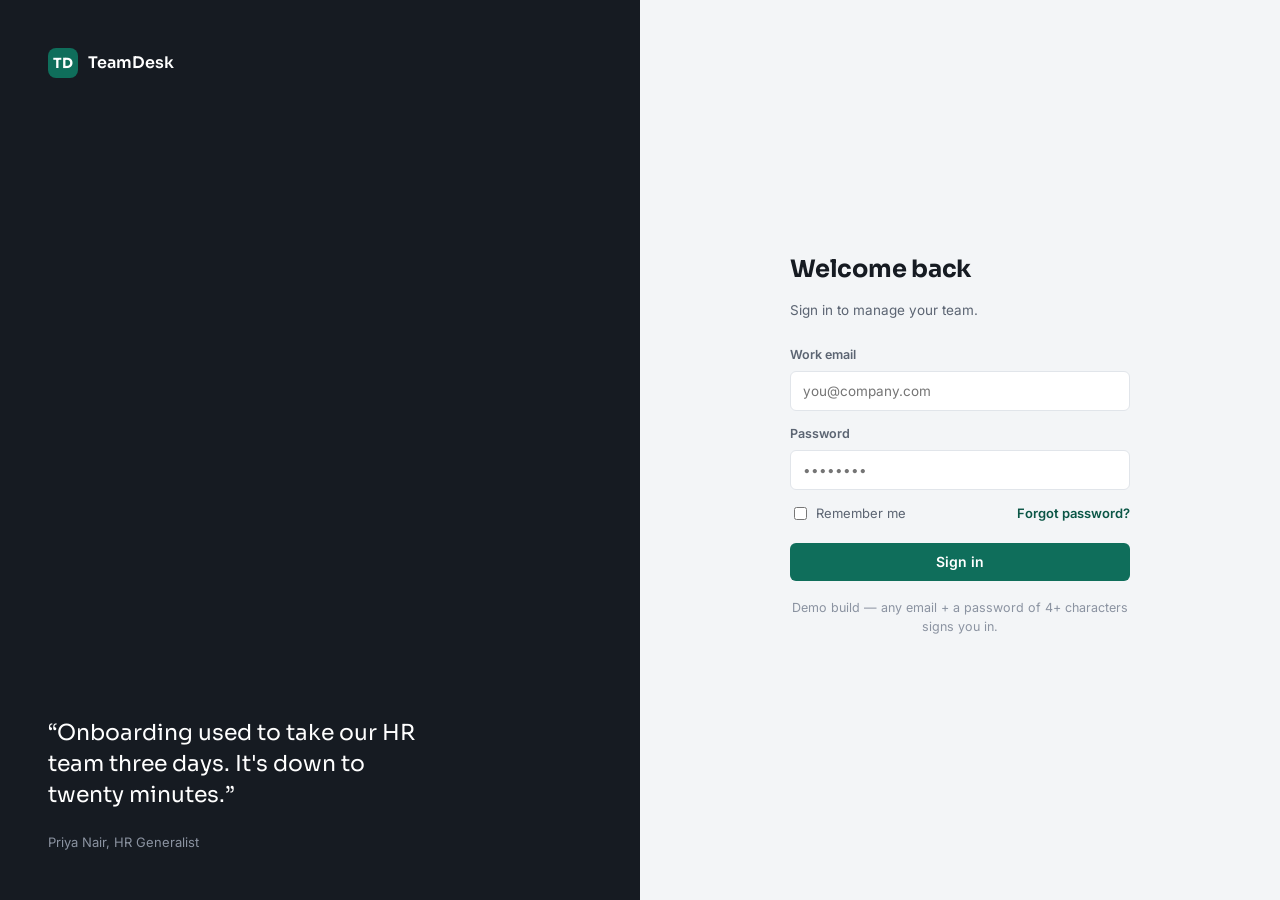
<file: index.html>
<!DOCTYPE html>
<html lang="en">
<head>
<meta charset="UTF-8">
<meta name="viewport" content="width=device-width, initial-scale=1.0">
<title>TeamDesk — Sign in</title>
<link rel="preconnect" href="https://fonts.googleapis.com">
<link href="https://fonts.googleapis.com/css2?family=Sora:wght@500;600;700&family=Inter:wght@400;500;600&display=swap" rel="stylesheet">
<link rel="stylesheet" href="style.css">
</head>
<body>

<div class="auth-screen">
  <div class="auth-side">
    <div class="sidebar__brand" style="padding:0;">
      <div class="sidebar__brand-mark">TD</div>
      <div class="sidebar__brand-name">TeamDesk</div>
    </div>
    <div class="auth-side__quote">
      <p>“Onboarding used to take our HR team three days. It's down to twenty minutes.”</p>
      <span>Priya Nair, HR Generalist</span>
    </div>
  </div>

  <div class="auth-form-side">
    <div class="auth-form">
      <h1>Welcome back</h1>
      <p class="sub">Sign in to manage your team.</p>

      <div class="auth-error" id="loginError"></div>

      <form id="loginForm" novalidate>
        <div class="form-field">
          <label for="email">Work email</label>
          <input type="email" id="email" name="email" placeholder="you@company.com" required>
        </div>
        <div class="form-field">
          <label for="password">Password</label>
          <input type="password" id="password" name="password" placeholder="••••••••" required>
        </div>
        <div class="auth-form__row">
          <label style="display:flex;align-items:center;gap:6px;color:var(--ink-soft);">
            <input type="checkbox" style="width:auto;"> Remember me
          </label>
          <a href="#">Forgot password?</a>
        </div>
        <button type="submit" class="btn btn--primary">Sign in</button>
      </form>

      <p class="auth-hint">Demo build — any email + a password of 4+ characters signs you in.</p>
    </div>
  </div>
</div>

<script src="app.js"></script>
</body>
</html>
</file>
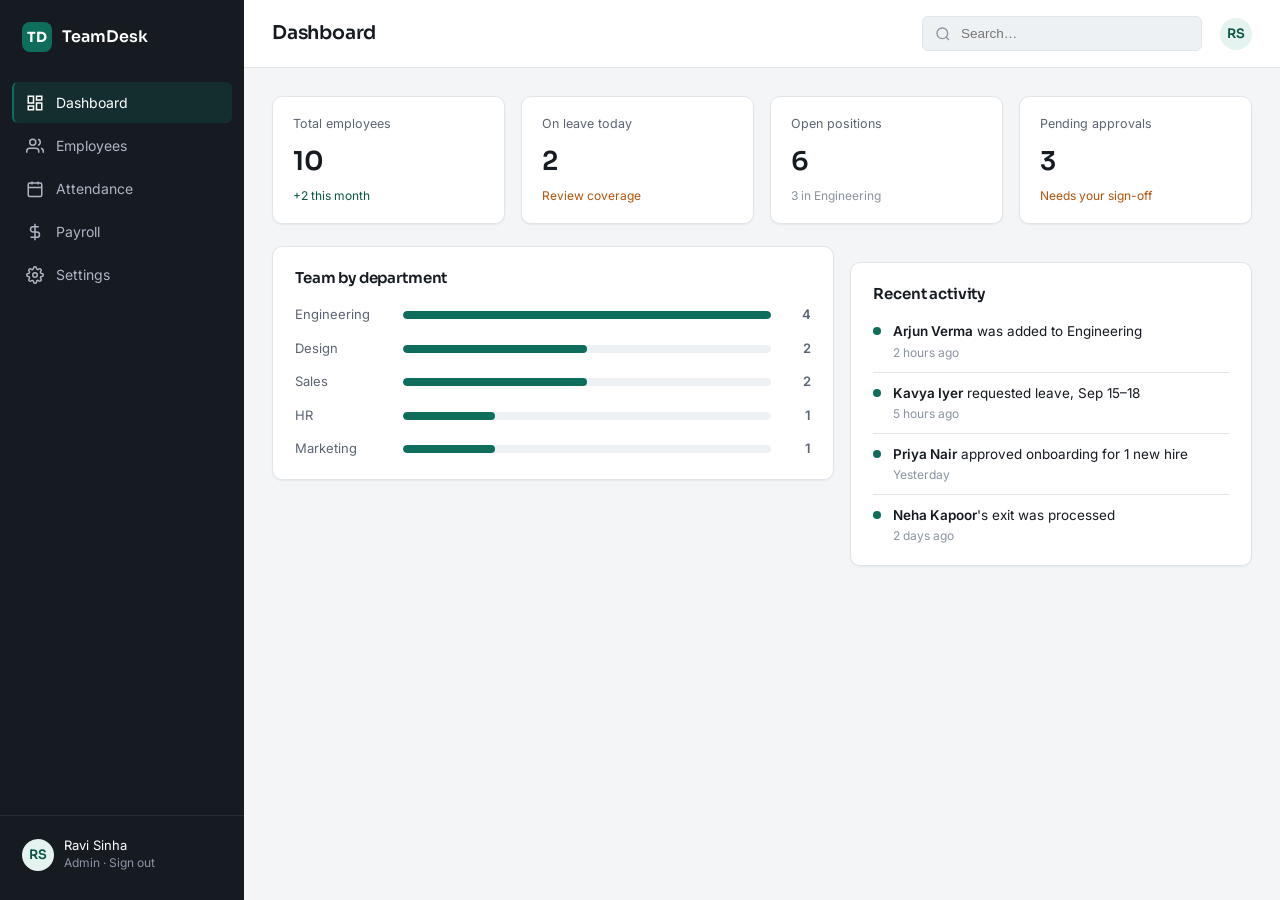
<file: dashboard.html>
<!DOCTYPE html>
<html lang="en">
<head>
<meta charset="UTF-8">
<meta name="viewport" content="width=device-width, initial-scale=1.0">
<title>TeamDesk — Dashboard</title>
<link rel="preconnect" href="https://fonts.googleapis.com">
<link href="https://fonts.googleapis.com/css2?family=Sora:wght@500;600;700&family=Inter:wght@400;500;600&display=swap" rel="stylesheet">
<link rel="stylesheet" href="style.css">
</head>
<body>

<div class="app">

  <aside class="sidebar">
    <div class="sidebar__brand">
      <div class="sidebar__brand-mark">TD</div>
      <div class="sidebar__brand-name">TeamDesk</div>
    </div>
    <nav class="sidebar__nav">
      <a class="nav-item is-active" href="dashboard.html">
        <svg viewBox="0 0 24 24" fill="none" stroke="currentColor" stroke-width="2"><rect x="3" y="3" width="7" height="9"/><rect x="14" y="3" width="7" height="5"/><rect x="14" y="12" width="7" height="9"/><rect x="3" y="16" width="7" height="5"/></svg>
        Dashboard
      </a>
      <a class="nav-item" href="employees.html">
        <svg viewBox="0 0 24 24" fill="none" stroke="currentColor" stroke-width="2"><path d="M17 21v-2a4 4 0 0 0-4-4H5a4 4 0 0 0-4 4v2"/><circle cx="9" cy="7" r="4"/><path d="M23 21v-2a4 4 0 0 0-3-3.87"/><path d="M16 3.13a4 4 0 0 1 0 7.75"/></svg>
        Employees
      </a>
      <a class="nav-item" href="#">
        <svg viewBox="0 0 24 24" fill="none" stroke="currentColor" stroke-width="2"><rect x="3" y="4" width="18" height="18" rx="2"/><path d="M16 2v4"/><path d="M8 2v4"/><path d="M3 10h18"/></svg>
        Attendance
      </a>
      <a class="nav-item" href="#">
        <svg viewBox="0 0 24 24" fill="none" stroke="currentColor" stroke-width="2"><path d="M12 1v22"/><path d="M17 5H9.5a3.5 3.5 0 0 0 0 7h5a3.5 3.5 0 0 1 0 7H6"/></svg>
        Payroll
      </a>
      <a class="nav-item" href="#">
        <svg viewBox="0 0 24 24" fill="none" stroke="currentColor" stroke-width="2"><circle cx="12" cy="12" r="3"/><path d="M19.4 15a1.65 1.65 0 0 0 .33 1.82l.06.06a2 2 0 1 1-2.83 2.83l-.06-.06a1.65 1.65 0 0 0-1.82-.33 1.65 1.65 0 0 0-1 1.51V21a2 2 0 0 1-4 0v-.09A1.65 1.65 0 0 0 9 19.4a1.65 1.65 0 0 0-1.82.33l-.06.06a2 2 0 1 1-2.83-2.83l.06-.06A1.65 1.65 0 0 0 4.6 15a1.65 1.65 0 0 0-1.51-1H3a2 2 0 0 1 0-4h.09A1.65 1.65 0 0 0 4.6 9a1.65 1.65 0 0 0-.33-1.82l-.06-.06a2 2 0 1 1 2.83-2.83l.06.06A1.65 1.65 0 0 0 9 4.6a1.65 1.65 0 0 0 1-1.51V3a2 2 0 0 1 4 0v.09a1.65 1.65 0 0 0 1 1.51 1.65 1.65 0 0 0 1.82-.33l.06-.06a2 2 0 1 1 2.83 2.83l-.06.06A1.65 1.65 0 0 0 19.4 9a1.65 1.65 0 0 0 1.51 1H21a2 2 0 0 1 0 4h-.09a1.65 1.65 0 0 0-1.51 1z"/></svg>
        Settings
      </a>
    </nav>
    <div class="sidebar__footer">
      <a class="sidebar__user" href="index.html">
        <div class="avatar">RS</div>
        <div>
          <div class="sidebar__user-name">Ravi Sinha</div>
          <div class="sidebar__user-role">Admin · Sign out</div>
        </div>
      </a>
    </div>
  </aside>

  <div class="main">
    <header class="topbar">
      <div style="display:flex;align-items:center;">
        <button class="topbar__menu-btn" aria-label="Toggle menu">
          <svg viewBox="0 0 24 24" fill="none" stroke="currentColor" stroke-width="2"><path d="M3 12h18"/><path d="M3 6h18"/><path d="M3 18h18"/></svg>
        </button>
        <h2 class="topbar__title">Dashboard</h2>
      </div>
      <div class="topbar__right">
        <div class="search-box">
          <svg viewBox="0 0 24 24" fill="none" stroke="currentColor" stroke-width="2"><circle cx="11" cy="11" r="8"/><path d="m21 21-4.3-4.3"/></svg>
          <input type="text" placeholder="Search…">
        </div>
        <div class="avatar">RS</div>
      </div>
    </header>

    <main class="content">
      <div class="stat-grid" id="statGrid"></div>

      <div class="two-col">
        <div class="card panel">
          <div class="panel__head">
            <h3>Team by department</h3>
          </div>
          <div id="deptBreakdown"></div>
        </div>

        <div class="card panel">
          <div class="panel__head">
            <h3>Recent activity</h3>
          </div>
          <div id="activityList"></div>
        </div>
      </div>
    </main>
  </div>

</div>

<script src="app.js"></script>
</body>
</html>
</file>
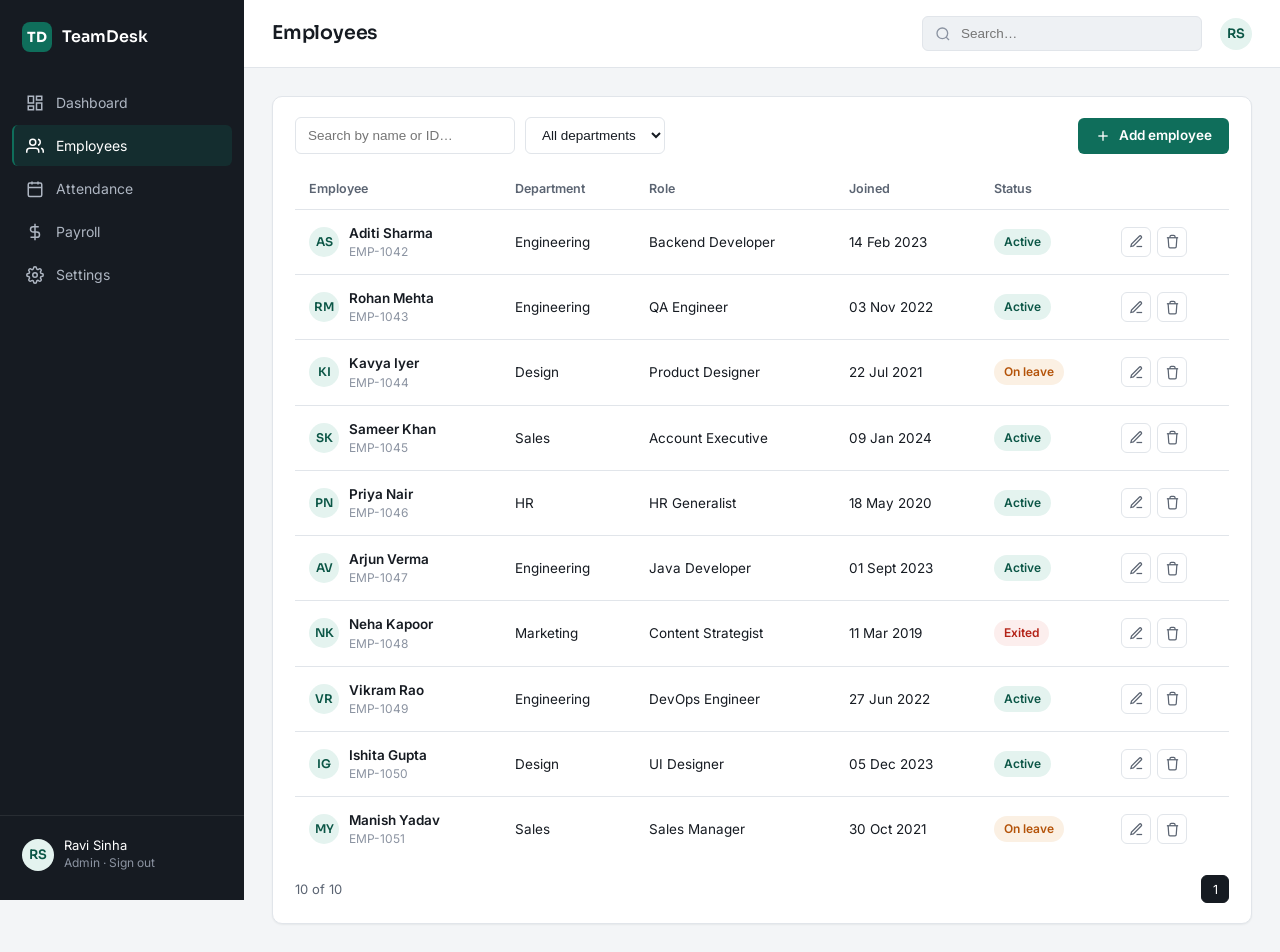
<file: employees.html>
<!DOCTYPE html>
<html lang="en">
<head>
<meta charset="UTF-8">
<meta name="viewport" content="width=device-width, initial-scale=1.0">
<title>TeamDesk — Employees</title>
<link rel="preconnect" href="https://fonts.googleapis.com">
<link href="https://fonts.googleapis.com/css2?family=Sora:wght@500;600;700&family=Inter:wght@400;500;600&display=swap" rel="stylesheet">
<link rel="stylesheet" href="style.css">
</head>
<body>

<div class="app">

  <aside class="sidebar">
    <div class="sidebar__brand">
      <div class="sidebar__brand-mark">TD</div>
      <div class="sidebar__brand-name">TeamDesk</div>
    </div>
    <nav class="sidebar__nav">
      <a class="nav-item" href="dashboard.html">
        <svg viewBox="0 0 24 24" fill="none" stroke="currentColor" stroke-width="2"><rect x="3" y="3" width="7" height="9"/><rect x="14" y="3" width="7" height="5"/><rect x="14" y="12" width="7" height="9"/><rect x="3" y="16" width="7" height="5"/></svg>
        Dashboard
      </a>
      <a class="nav-item is-active" href="employees.html">
        <svg viewBox="0 0 24 24" fill="none" stroke="currentColor" stroke-width="2"><path d="M17 21v-2a4 4 0 0 0-4-4H5a4 4 0 0 0-4 4v2"/><circle cx="9" cy="7" r="4"/><path d="M23 21v-2a4 4 0 0 0-3-3.87"/><path d="M16 3.13a4 4 0 0 1 0 7.75"/></svg>
        Employees
      </a>
      <a class="nav-item" href="#">
        <svg viewBox="0 0 24 24" fill="none" stroke="currentColor" stroke-width="2"><rect x="3" y="4" width="18" height="18" rx="2"/><path d="M16 2v4"/><path d="M8 2v4"/><path d="M3 10h18"/></svg>
        Attendance
      </a>
      <a class="nav-item" href="#">
        <svg viewBox="0 0 24 24" fill="none" stroke="currentColor" stroke-width="2"><path d="M12 1v22"/><path d="M17 5H9.5a3.5 3.5 0 0 0 0 7h5a3.5 3.5 0 0 1 0 7H6"/></svg>
        Payroll
      </a>
      <a class="nav-item" href="#">
        <svg viewBox="0 0 24 24" fill="none" stroke="currentColor" stroke-width="2"><circle cx="12" cy="12" r="3"/><path d="M19.4 15a1.65 1.65 0 0 0 .33 1.82l.06.06a2 2 0 1 1-2.83 2.83l-.06-.06a1.65 1.65 0 0 0-1.82-.33 1.65 1.65 0 0 0-1 1.51V21a2 2 0 0 1-4 0v-.09A1.65 1.65 0 0 0 9 19.4a1.65 1.65 0 0 0-1.82.33l-.06.06a2 2 0 1 1-2.83-2.83l.06-.06A1.65 1.65 0 0 0 4.6 15a1.65 1.65 0 0 0-1.51-1H3a2 2 0 0 1 0-4h.09A1.65 1.65 0 0 0 4.6 9a1.65 1.65 0 0 0-.33-1.82l-.06-.06a2 2 0 1 1 2.83-2.83l.06.06A1.65 1.65 0 0 0 9 4.6a1.65 1.65 0 0 0 1-1.51V3a2 2 0 0 1 4 0v.09a1.65 1.65 0 0 0 1 1.51 1.65 1.65 0 0 0 1.82-.33l.06-.06a2 2 0 1 1 2.83 2.83l-.06.06A1.65 1.65 0 0 0 19.4 9a1.65 1.65 0 0 0 1.51 1H21a2 2 0 0 1 0 4h-.09a1.65 1.65 0 0 0-1.51 1z"/></svg>
        Settings
      </a>
    </nav>
    <div class="sidebar__footer">
      <a class="sidebar__user" href="index.html">
        <div class="avatar">RS</div>
        <div>
          <div class="sidebar__user-name">Ravi Sinha</div>
          <div class="sidebar__user-role">Admin · Sign out</div>
        </div>
      </a>
    </div>
  </aside>

  <div class="main">
    <header class="topbar">
      <div style="display:flex;align-items:center;">
        <button class="topbar__menu-btn" aria-label="Toggle menu">
          <svg viewBox="0 0 24 24" fill="none" stroke="currentColor" stroke-width="2"><path d="M3 12h18"/><path d="M3 6h18"/><path d="M3 18h18"/></svg>
        </button>
        <h2 class="topbar__title">Employees</h2>
      </div>
      <div class="topbar__right">
        <div class="search-box">
          <svg viewBox="0 0 24 24" fill="none" stroke="currentColor" stroke-width="2"><circle cx="11" cy="11" r="8"/><path d="m21 21-4.3-4.3"/></svg>
          <input type="text" placeholder="Search…">
        </div>
        <div class="avatar">RS</div>
      </div>
    </header>

    <main class="content">
      <div class="card panel">
        <div class="toolbar">
          <div class="toolbar__filters">
            <input type="text" id="employeeSearch" class="field-input" placeholder="Search by name or ID…" style="width:220px;">
            <select id="deptFilter" class="field-select">
              <option value="all">All departments</option>
              <option value="Engineering">Engineering</option>
              <option value="Design">Design</option>
              <option value="Sales">Sales</option>
              <option value="Marketing">Marketing</option>
              <option value="HR">HR</option>
            </select>
          </div>
          <button class="btn btn--primary" id="openAddModal">
            <svg viewBox="0 0 24 24" fill="none" stroke="currentColor" stroke-width="2"><path d="M12 5v14"/><path d="M5 12h14"/></svg>
            Add employee
          </button>
        </div>

        <div class="table-wrap">
          <table>
            <thead>
              <tr>
                <th>Employee</th>
                <th>Department</th>
                <th>Role</th>
                <th>Joined</th>
                <th>Status</th>
                <th></th>
              </tr>
            </thead>
            <tbody id="employeeRows"></tbody>
          </table>
          <div class="empty-state" id="employeeEmpty" style="display:none;">
            <svg viewBox="0 0 24 24" fill="none" stroke="currentColor" stroke-width="2"><circle cx="11" cy="11" r="8"/><path d="m21 21-4.3-4.3"/></svg>
            <p>No employees match your search.</p>
          </div>
        </div>

        <div class="pagination">
          <span id="employeeCount">— of —</span>
          <div class="pagination__pages">
            <button class="is-active">1</button>
          </div>
        </div>
      </div>
    </main>
  </div>

</div>

<!-- Add employee modal -->
<div class="modal-backdrop" id="addModal">
  <div class="modal">
    <div class="modal__head">
      <h3>Add employee</h3>
      <button class="modal__close" id="closeAddModal">
        <svg viewBox="0 0 24 24" fill="none" stroke="currentColor" stroke-width="2"><path d="M18 6 6 18"/><path d="m6 6 12 12"/></svg>
      </button>
    </div>
    <form id="addEmployeeForm">
      <div class="form-field">
        <label for="empName">Full name</label>
        <input type="text" id="empName" name="name" required placeholder="e.g. Anjali Desai">
      </div>
      <div class="form-field">
        <label for="empDept">Department</label>
        <select id="empDept" name="dept" required>
          <option value="Engineering">Engineering</option>
          <option value="Design">Design</option>
          <option value="Sales">Sales</option>
          <option value="Marketing">Marketing</option>
          <option value="HR">HR</option>
        </select>
      </div>
      <div class="form-field">
        <label for="empRole">Role</label>
        <input type="text" id="empRole" name="role" required placeholder="e.g. Java Developer">
      </div>
      <div class="modal__actions">
        <button type="button" class="btn btn--ghost" id="cancelAddModal">Cancel</button>
        <button type="submit" class="btn btn--primary">Add employee</button>
      </div>
    </form>
  </div>
</div>

<script src="app.js"></script>
</body>
</html>
</file>
<file: style.css>
/* ==========================================================================
   TeamDesk — Employee Management UI
   Design tokens live at the top so the whole product can be re-themed by
   changing values in one place. Palette is deliberately a muted, deep-teal
   "operations desk" feel rather than a generic SaaS blue/violet gradient —
   this is a tool people keep open all day, not a marketing page.
   ========================================================================== */

:root {
  /* Color */
  --bg: #F3F5F7;
  --surface: #FFFFFF;
  --surface-alt: #EEF1F4;
  --ink: #161B22;
  --ink-soft: #5B6472;
  --ink-faint: #8B93A1;
  --border: #E1E5EA;
  --accent: #0F6E5B;
  --accent-dark: #0B5646;
  --accent-soft: #E4F3EF;
  --warn: #B45309;
  --warn-soft: #FBF0E3;
  --danger: #B42318;
  --danger-soft: #FCEEED;

  /* Type */
  --font-display: "Sora", "Segoe UI", sans-serif;
  --font-body: "Inter", "Segoe UI", sans-serif;

  /* Layout */
  --sidebar-w: 244px;
  --topbar-h: 68px;
  --radius-sm: 6px;
  --radius-md: 10px;
  --shadow-1: 0 1px 2px rgba(22, 27, 34, 0.06);
  --shadow-2: 0 8px 24px rgba(22, 27, 34, 0.10);
}

* { box-sizing: border-box; }

html, body {
  margin: 0;
  padding: 0;
  background: var(--bg);
  color: var(--ink);
  font-family: var(--font-body);
  font-size: 15px;
  line-height: 1.5;
  -webkit-font-smoothing: antialiased;
}

h1, h2, h3, h4 {
  font-family: var(--font-display);
  margin: 0;
  color: var(--ink);
  letter-spacing: -0.01em;
}

a { color: inherit; text-decoration: none; }
button { font-family: inherit; cursor: pointer; }

img { max-width: 100%; display: block; }

:focus-visible {
  outline: 2px solid var(--accent);
  outline-offset: 2px;
}

/* --------------------------------------------------------------------
   App shell: fixed sidebar + top bar + scrollable content
   -------------------------------------------------------------------- */

.app {
  display: flex;
  min-height: 100vh;
}

.sidebar {
  width: var(--sidebar-w);
  flex-shrink: 0;
  background: var(--ink);
  color: #C9CFD8;
  display: flex;
  flex-direction: column;
  position: fixed;
  top: 0; left: 0; bottom: 0;
  z-index: 40;
  transition: transform 0.2s ease;
}

.sidebar__brand {
  display: flex;
  align-items: center;
  gap: 10px;
  padding: 22px 22px 18px;
}

.sidebar__brand-mark {
  width: 30px;
  height: 30px;
  border-radius: 8px;
  background: var(--accent);
  display: flex;
  align-items: center;
  justify-content: center;
  font-family: var(--font-display);
  font-weight: 700;
  color: #fff;
  font-size: 14px;
  flex-shrink: 0;
}

.sidebar__brand-name {
  font-family: var(--font-display);
  font-weight: 600;
  font-size: 16px;
  color: #fff;
}

.sidebar__nav {
  display: flex;
  flex-direction: column;
  gap: 2px;
  padding: 12px;
  flex: 1;
}

.nav-item {
  display: flex;
  align-items: center;
  gap: 12px;
  padding: 10px 12px;
  border-radius: var(--radius-sm);
  font-size: 14px;
  color: #AEB6C2;
  border-left: 2px solid transparent;
}

.nav-item svg { width: 18px; height: 18px; flex-shrink: 0; }

.nav-item:hover {
  background: rgba(255,255,255,0.05);
  color: #fff;
}

.nav-item.is-active {
  background: rgba(15,110,91,0.22);
  color: #fff;
  border-left-color: var(--accent);
}

.sidebar__footer {
  padding: 14px 12px 20px;
  border-top: 1px solid rgba(255,255,255,0.08);
}

.sidebar__user {
  display: flex;
  align-items: center;
  gap: 10px;
  padding: 8px 10px;
  border-radius: var(--radius-sm);
}

.sidebar__user:hover { background: rgba(255,255,255,0.05); }

.avatar {
  width: 32px;
  height: 32px;
  border-radius: 50%;
  background: var(--accent-soft);
  color: var(--accent-dark);
  font-family: var(--font-display);
  font-weight: 600;
  font-size: 13px;
  display: flex;
  align-items: center;
  justify-content: center;
  flex-shrink: 0;
}

.sidebar__user-name { font-size: 13px; color: #fff; line-height: 1.2; }
.sidebar__user-role { font-size: 12px; color: #8B93A1; }

/* Main column */

.main {
  margin-left: var(--sidebar-w);
  flex: 1;
  min-width: 0;
  display: flex;
  flex-direction: column;
}

.topbar {
  height: var(--topbar-h);
  display: flex;
  align-items: center;
  justify-content: space-between;
  gap: 20px;
  padding: 0 28px;
  background: var(--surface);
  border-bottom: 1px solid var(--border);
  position: sticky;
  top: 0;
  z-index: 30;
}

.topbar__title { font-size: 19px; font-weight: 600; }

.topbar__menu-btn {
  display: none;
  background: none;
  border: none;
  padding: 8px;
  margin-right: 4px;
}
.topbar__menu-btn svg { width: 20px; height: 20px; }

.search-box {
  display: flex;
  align-items: center;
  gap: 8px;
  background: var(--surface-alt);
  border: 1px solid var(--border);
  border-radius: var(--radius-sm);
  padding: 8px 12px;
  width: 280px;
  color: var(--ink-faint);
}
.search-box input {
  border: none;
  background: none;
  outline: none;
  width: 100%;
  font-size: 13.5px;
  color: var(--ink);
}
.search-box svg { width: 16px; height: 16px; flex-shrink: 0; }

.topbar__right { display: flex; align-items: center; gap: 18px; }

.content {
  padding: 28px;
  flex: 1;
}

/* --------------------------------------------------------------------
   Reusable pieces
   -------------------------------------------------------------------- */

.btn {
  display: inline-flex;
  align-items: center;
  gap: 8px;
  border: 1px solid transparent;
  border-radius: var(--radius-sm);
  padding: 9px 16px;
  font-size: 13.5px;
  font-weight: 600;
  line-height: 1;
}

.btn svg { width: 16px; height: 16px; }

.btn--primary { background: var(--accent); color: #fff; }
.btn--primary:hover { background: var(--accent-dark); }

.btn--ghost {
  background: var(--surface);
  border-color: var(--border);
  color: var(--ink);
}
.btn--ghost:hover { background: var(--surface-alt); }

.btn--danger-ghost {
  background: var(--surface);
  border-color: var(--border);
  color: var(--danger);
}
.btn--danger-ghost:hover { background: var(--danger-soft); }

.card {
  background: var(--surface);
  border: 1px solid var(--border);
  border-radius: var(--radius-md);
  box-shadow: var(--shadow-1);
}

.stat-grid {
  display: grid;
  grid-template-columns: repeat(4, 1fr);
  gap: 16px;
  margin-bottom: 22px;
}

.stat-card { padding: 18px 20px; }
.stat-card__label { font-size: 12.5px; color: var(--ink-soft); margin-bottom: 8px; }
.stat-card__value { font-family: var(--font-display); font-size: 26px; font-weight: 600; }
.stat-card__delta { font-size: 12px; margin-top: 6px; color: var(--ink-faint); }
.stat-card__delta.is-up { color: var(--accent-dark); }
.stat-card__delta.is-warn { color: var(--warn); }

.panel {
  padding: 20px 22px;
}
.panel + .panel { margin-top: 16px; }
.panel__head {
  display: flex;
  align-items: center;
  justify-content: space-between;
  margin-bottom: 16px;
}
.panel__head h3 { font-size: 15px; font-weight: 600; }
.panel__head-link { font-size: 13px; color: var(--accent-dark); font-weight: 600; }

.two-col {
  display: grid;
  grid-template-columns: 1.4fr 1fr;
  gap: 16px;
  align-items: start;
}

/* Department bars (dashboard) */
.dept-row { display: flex; align-items: center; gap: 12px; margin-bottom: 14px; }
.dept-row:last-child { margin-bottom: 0; }
.dept-row__label { width: 96px; font-size: 13px; color: var(--ink-soft); flex-shrink: 0; }
.dept-row__track { flex: 1; height: 8px; background: var(--surface-alt); border-radius: 4px; overflow: hidden; }
.dept-row__fill { height: 100%; background: var(--accent); border-radius: 4px; }
.dept-row__count { width: 28px; text-align: right; font-size: 13px; font-weight: 600; color: var(--ink-soft); flex-shrink: 0; }

/* Activity list */
.activity-item { display: flex; gap: 12px; padding: 10px 0; border-bottom: 1px solid var(--border); }
.activity-item:last-child { border-bottom: none; padding-bottom: 0; }
.activity-item:first-child { padding-top: 0; }
.activity-dot { width: 8px; height: 8px; border-radius: 50%; background: var(--accent); margin-top: 6px; flex-shrink: 0; }
.activity-text { font-size: 13.5px; }
.activity-text strong { font-weight: 600; }
.activity-time { font-size: 12px; color: var(--ink-faint); margin-top: 2px; }

/* Table */
.table-wrap { overflow-x: auto; }
table { width: 100%; border-collapse: collapse; font-size: 13.5px; }
thead th {
  text-align: left;
  font-weight: 600;
  color: var(--ink-soft);
  font-size: 12.5px;
  padding: 10px 14px;
  border-bottom: 1px solid var(--border);
  white-space: nowrap;
}
tbody td { padding: 13px 14px; border-bottom: 1px solid var(--border); vertical-align: middle; }
tbody tr:last-child td { border-bottom: none; }
tbody tr:hover { background: var(--surface-alt); }

.emp-cell { display: flex; align-items: center; gap: 10px; }
.emp-cell .avatar { width: 30px; height: 30px; font-size: 12px; }
.emp-name { font-weight: 600; }
.emp-id { font-size: 12px; color: var(--ink-faint); }

.badge {
  display: inline-flex;
  align-items: center;
  gap: 6px;
  padding: 4px 10px;
  border-radius: 100px;
  font-size: 12px;
  font-weight: 600;
}
.badge--active { background: var(--accent-soft); color: var(--accent-dark); }
.badge--leave { background: var(--warn-soft); color: var(--warn); }
.badge--exit { background: var(--danger-soft); color: var(--danger); }

.row-actions { display: flex; gap: 6px; }
.icon-btn {
  width: 30px; height: 30px;
  display: inline-flex; align-items: center; justify-content: center;
  border-radius: var(--radius-sm);
  border: 1px solid var(--border);
  background: var(--surface);
  color: var(--ink-soft);
}
.icon-btn:hover { background: var(--surface-alt); color: var(--ink); }
.icon-btn svg { width: 15px; height: 15px; }

.toolbar {
  display: flex;
  align-items: center;
  justify-content: space-between;
  gap: 14px;
  margin-bottom: 16px;
  flex-wrap: wrap;
}
.toolbar__filters { display: flex; gap: 10px; flex-wrap: wrap; }

.field-select, .field-input {
  border: 1px solid var(--border);
  background: var(--surface);
  border-radius: var(--radius-sm);
  padding: 9px 12px;
  font-size: 13.5px;
  color: var(--ink);
}

.pagination {
  display: flex;
  align-items: center;
  justify-content: space-between;
  padding-top: 14px;
  font-size: 13px;
  color: var(--ink-soft);
}
.pagination__pages { display: flex; gap: 4px; }
.pagination__pages button {
  width: 28px; height: 28px;
  border: 1px solid var(--border);
  background: var(--surface);
  border-radius: var(--radius-sm);
  font-size: 12.5px;
  color: var(--ink-soft);
}
.pagination__pages button.is-active { background: var(--ink); color: #fff; border-color: var(--ink); }

/* Empty state */
.empty-state { text-align: center; padding: 48px 20px; color: var(--ink-faint); }
.empty-state svg { width: 40px; height: 40px; margin: 0 auto 12px; color: var(--ink-faint); }
.empty-state p { font-size: 13.5px; }

/* Modal */
.modal-backdrop {
  position: fixed; inset: 0;
  background: rgba(22,27,34,0.44);
  display: none;
  align-items: center; justify-content: center;
  padding: 20px;
  z-index: 100;
}
.modal-backdrop.is-open { display: flex; }
.modal {
  background: var(--surface);
  border-radius: var(--radius-md);
  width: 100%;
  max-width: 420px;
  box-shadow: var(--shadow-2);
  padding: 24px;
}
.modal__head { display: flex; align-items: center; justify-content: space-between; margin-bottom: 18px; }
.modal__close { background: none; border: none; color: var(--ink-faint); padding: 4px; }
.modal__close svg { width: 18px; height: 18px; }

.form-field { margin-bottom: 14px; }
.form-field label {
  display: block;
  font-size: 12.5px;
  font-weight: 600;
  color: var(--ink-soft);
  margin-bottom: 6px;
}
.form-field input, .form-field select {
  width: 100%;
  border: 1px solid var(--border);
  border-radius: var(--radius-sm);
  padding: 10px 12px;
  font-size: 13.5px;
  font-family: inherit;
  color: var(--ink);
}
.form-field input:focus, .form-field select:focus { border-color: var(--accent); }
.modal__actions { display: flex; justify-content: flex-end; gap: 10px; margin-top: 20px; }

/* --------------------------------------------------------------------
   Login page
   -------------------------------------------------------------------- */

.auth-screen {
  min-height: 100vh;
  display: grid;
  grid-template-columns: 1fr 1fr;
}

.auth-side {
  background: var(--ink);
  color: #C9CFD8;
  padding: 48px;
  display: flex;
  flex-direction: column;
  justify-content: space-between;
}

.auth-side__quote { max-width: 380px; margin-top: auto; }
.auth-side__quote p { font-family: var(--font-display); font-size: 22px; color: #fff; line-height: 1.4; }
.auth-side__quote span { font-size: 13px; color: #8B93A1; display: block; margin-top: 12px; }

.auth-form-side {
  display: flex;
  align-items: center;
  justify-content: center;
  padding: 40px 24px;
}

.auth-form {
  width: 100%;
  max-width: 340px;
}

.auth-form h1 { font-size: 24px; margin-bottom: 6px; }
.auth-form .sub { color: var(--ink-soft); font-size: 13.5px; margin-bottom: 26px; }

.auth-form .form-field input { padding: 11px 12px; }

.auth-form__row { display: flex; align-items: center; justify-content: space-between; margin: 4px 0 20px; font-size: 13px; }
.auth-form__row a { color: var(--accent-dark); font-weight: 600; }

.auth-form .btn--primary { width: 100%; justify-content: center; padding: 11px; font-size: 14px; }

.auth-error {
  display: none;
  background: var(--danger-soft);
  color: var(--danger);
  font-size: 13px;
  padding: 10px 12px;
  border-radius: var(--radius-sm);
  margin-bottom: 16px;
}
.auth-error.is-visible { display: block; }

.auth-hint { margin-top: 18px; font-size: 12.5px; color: var(--ink-faint); text-align: center; }

/* --------------------------------------------------------------------
   Responsive
   -------------------------------------------------------------------- */

@media (max-width: 980px) {
  .stat-grid { grid-template-columns: repeat(2, 1fr); }
  .two-col { grid-template-columns: 1fr; }
  .auth-screen { grid-template-columns: 1fr; }
  .auth-side { display: none; }
}

@media (max-width: 768px) {
  .sidebar { transform: translateX(-100%); }
  .sidebar.is-open { transform: translateX(0); }
  .main { margin-left: 0; }
  .topbar__menu-btn { display: inline-flex; align-items: center; justify-content: center; }
  .search-box { width: 160px; }
  .sidebar__user-name, .sidebar__user-role { display: block; }
}

@media (max-width: 560px) {
  .stat-grid { grid-template-columns: 1fr; }
  .content { padding: 18px; }
  .topbar { padding: 0 16px; }
  .search-box { display: none; }
  .toolbar { flex-direction: column; align-items: stretch; }
  .toolbar__filters { flex-direction: column; }
  .panel { padding: 16px; }
}

@media (prefers-reduced-motion: reduce) {
  * { transition: none !important; animation: none !important; }
}
</file>
